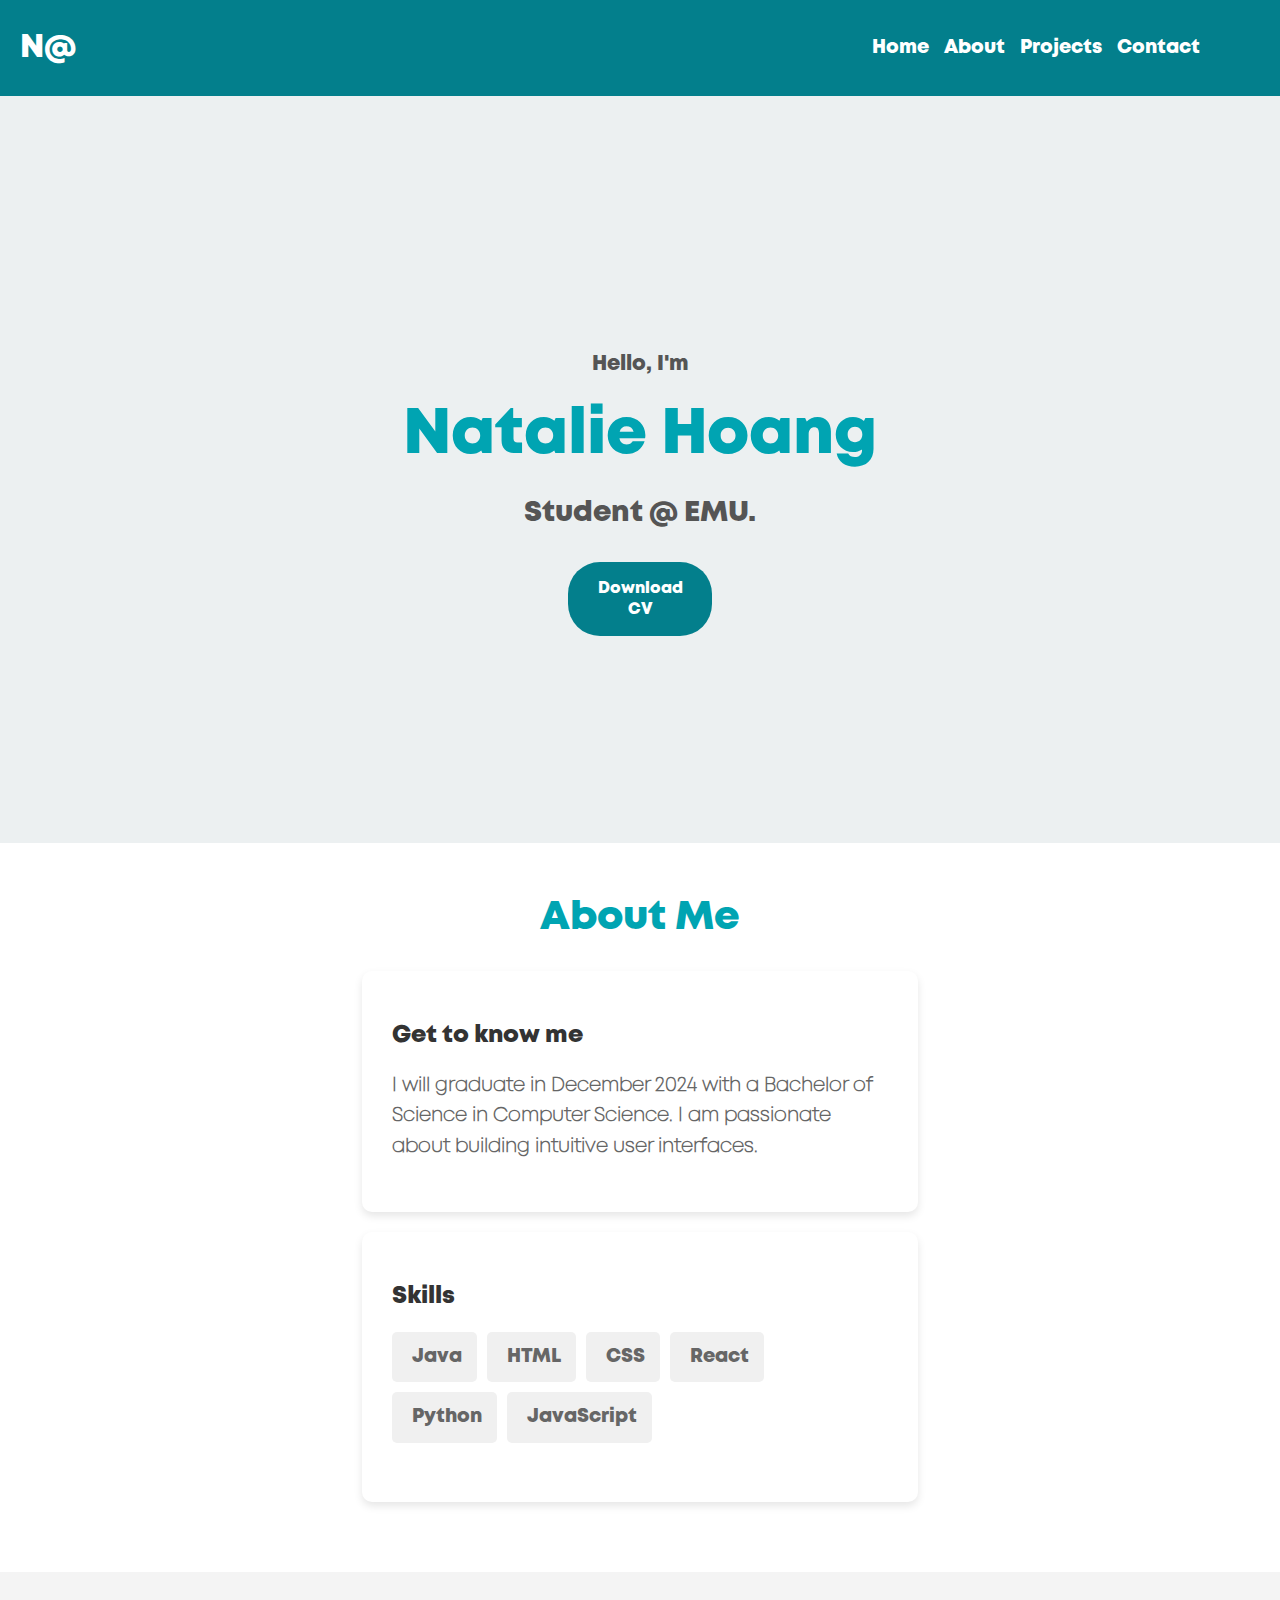
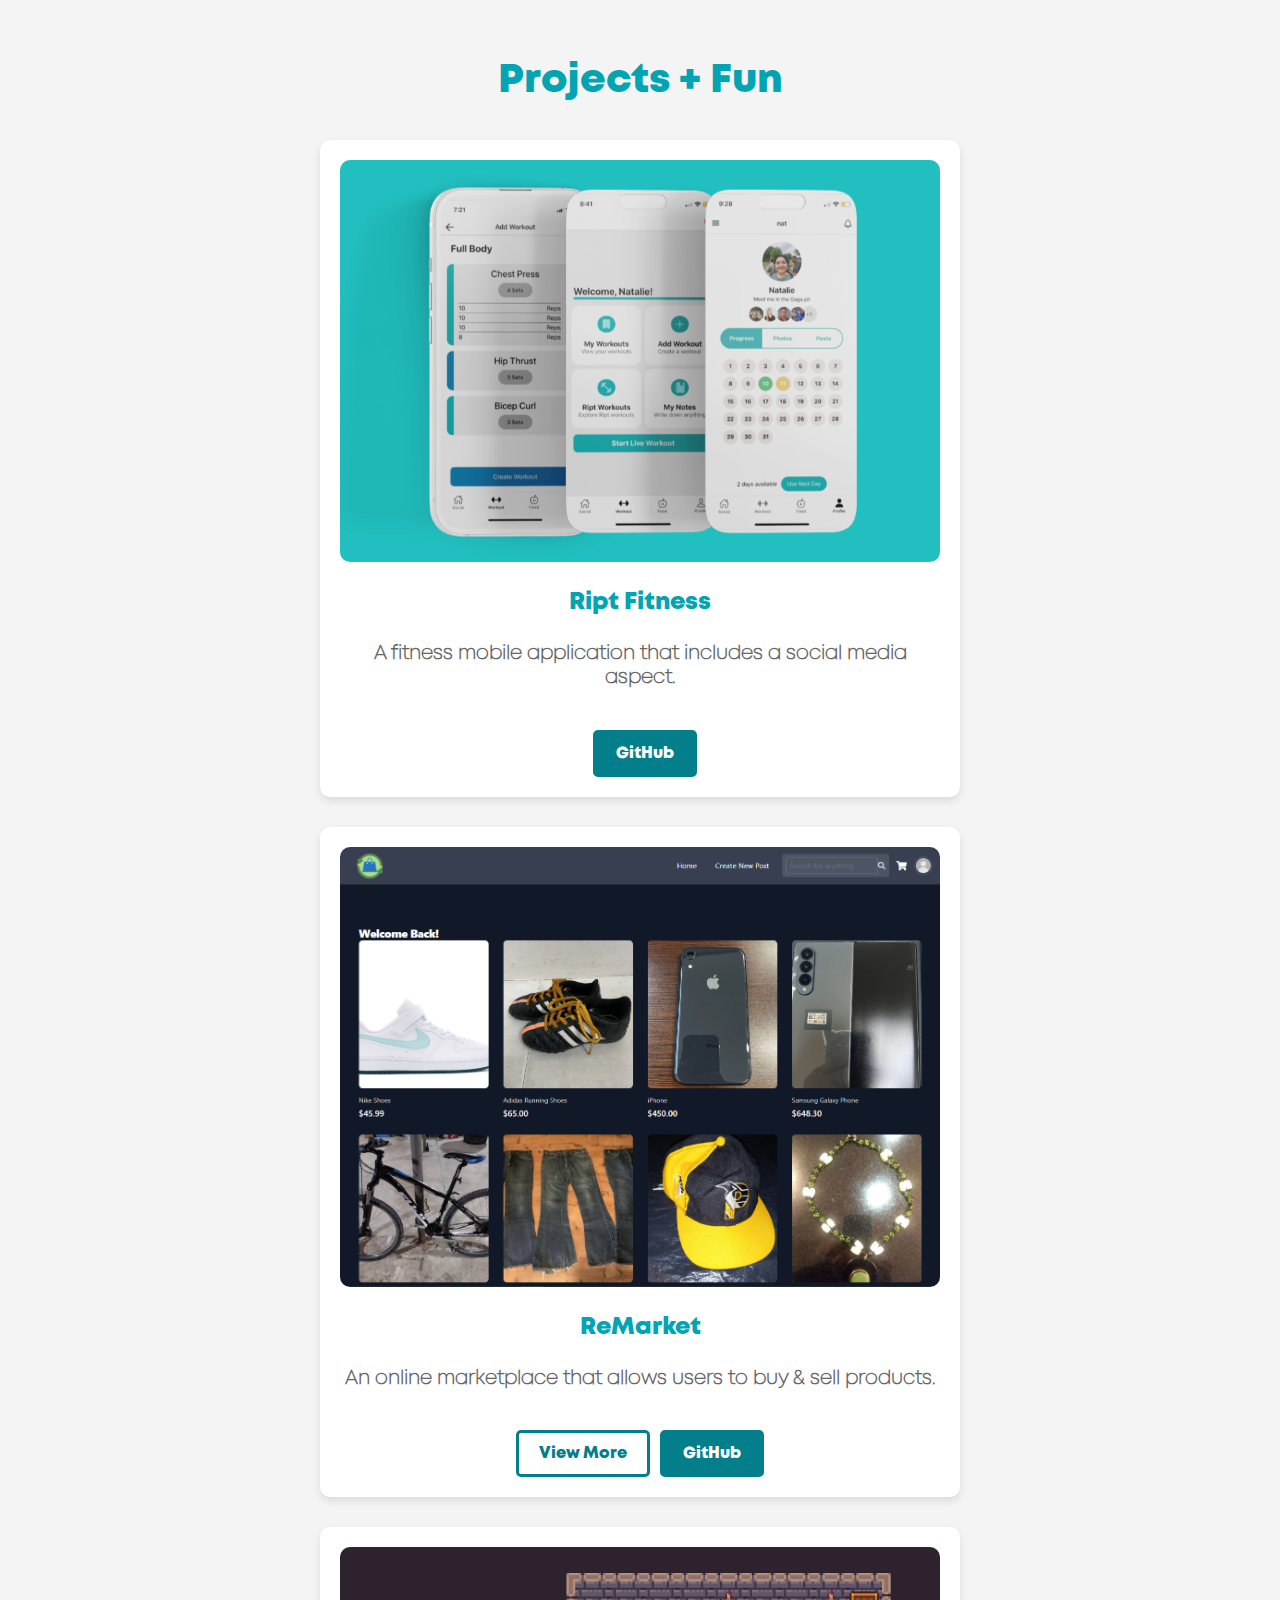
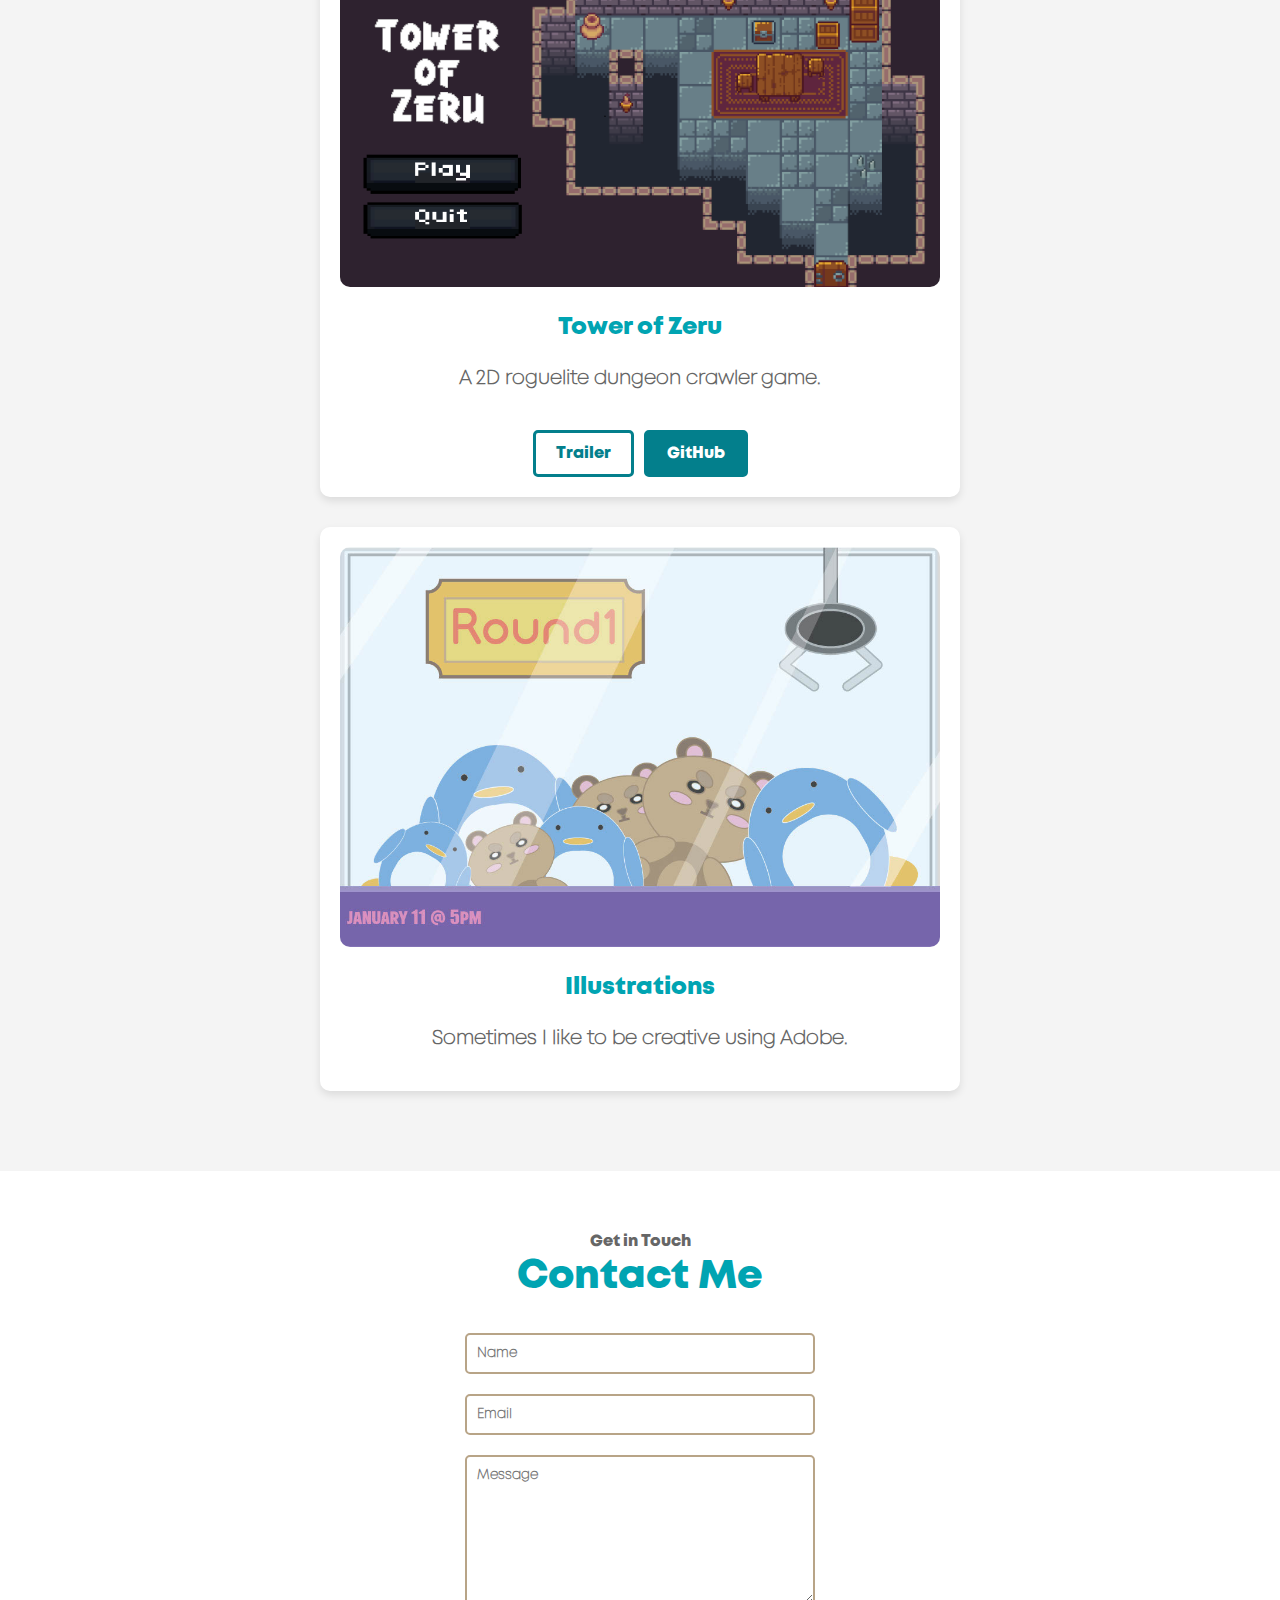
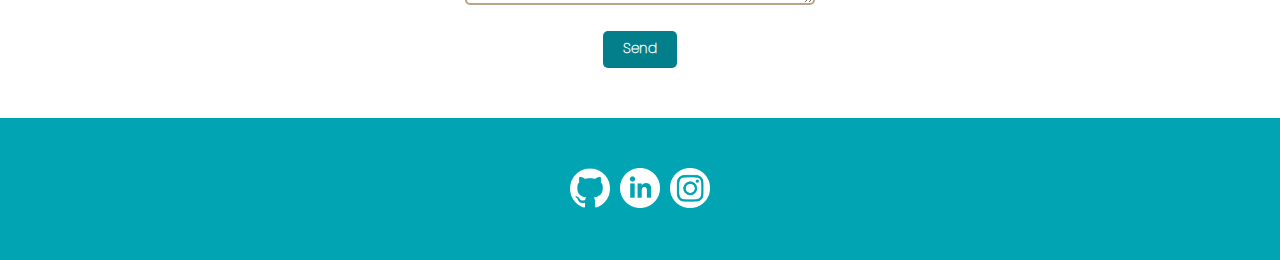
<file: friends.html>
<!-- old index.html -->
<!DOCTYPE html>
<html lang="en">
<head>
  <meta charset="UTF-8">
  <meta name="viewport" content="width=device-width, initial-scale=1.0">
  <link rel="stylesheet" href="https://cdnjs.cloudflare.com/ajax/libs/font-awesome/6.0.0/css/all.min.css">
  <title>Natalie Hoang</title>
  <link rel="stylesheet" href="styles.css">
  <link rel="stylesheet" href="mediaqueries.css">
  <link rel="icon" href="assets/images/MyFavicon.png" type="image/x-icon">
</head>
<body>
  <header>
    <nav id="navbar">
      <div class="logo">N@</div>
      <ul class="nav-links">
        <li><a href="#home">Home</a></li>
        <li><a href="#about">About</a></li>
        <li><a href="#projects">Projects</a></li>
        <li><a href="#contact">Contact</a></li>
        <!-- <li>
          <a href="friends.html">
            <i class="fa-solid fa-face-smile"></i>
          </a>
        </li> -->
      </ul>
    </nav>
    <nav id="mobile-nav">
      <div class="logo">N@</div>
      <div class="mobile-menu">
        <div class="mobile-icon" onclick="toggleMenu()">
          <span></span>
          <span></span>
          <span></span>
        </div>
        <div class="menu-links">
          <li><a href="#home" onclick="toggleMenu()">Home</a></li>
          <li><a href="#about" onclick="toggleMenu()">About</a></li>
          <li><a href="#projects" onclick="toggleMenu()">Projects</a></li>
          <li><a href="#contact" onclick="toggleMenu()">Contact</a></li>
        </div>
      </div>
    </nav>
    <script src="script.js"></script>
  </header>
  <div class="main-content">
    <section id="home" class="section-odd">
      <div class="intro">
        <p class="intro-text1">Hello, I'm</p>
        <h1>Natalie Hoang</h1>
        <p class="intro-text2">Student @ EMU.</p>
        <button class="btn-resume" onclick="window.open('./assets/NH_resume_1.pdf')">Download CV</button> 
      </div>
    </section>

    <section id="about" class="section-even">
      <div class="about-me">
        <!-- <p class="about-me-p">Get to Know More</p> -->
        <h1 class="about-header">About Me</h1>
      </div>

      <div class="summary">
        <h2>Get to know me</h2>
        <p>I will graduate in December 2024 with a Bachelor of Science in Computer Science. I am passionate about building intuitive user interfaces.</p>
      </div>
      <div class="skills">
        <h2>Skills</h2>
        <ul>
          <li>Java</li>
          <li>HTML</li>
          <li>CSS</li>
          <li>React</li>
          <li>Python</li>
          <li>JavaScript</li>
          
          <!-- Add more skills as needed -->
        </ul>
      </div>
    </section>

    <section id="projects" class="section-odd">
      <h2 class="projects-header">Projects + Fun</h2>
      <div class="project">
        <img src="assets/images/ript_screens.png" alt="Ript Fitness">
        <h3>Ript Fitness</h3>
        <p>A fitness mobile application that includes a social media aspect.</p>
        <div class="proj-btns">
          <div class="two-btns">
            <!-- <a class="learn-btn" href="#" target="_blank">View More</a> -->
          </div>
          <div class="two-btns">
            <a class="github-btn" href="https://github.com/COSC481W-2024Fall/Ript-Fitness" target="_blank">GitHub</a>
          </div>
        </div>
      </div>
      <div class="project">
        <img src="assets/images/remarket-sc1.png" alt="ReMarket">
        <h3>ReMarket</h3>
        <p>An online marketplace that allows users to buy & sell products.</p>
        <div class="proj-btns">
          <div class="two-btns">
            <a class="learn-btn" href="https://phi1ls.github.io/ReMarket-471-Project/" target="_blank">View More</a>
          </div>
          <div class="two-btns">
            <a class="github-btn" href="https://github.com/Phi1lS/ReMarket-471-Project" target="_blank">GitHub</a>
          </div>
        </div>
      </div>

      <div class="project">
        <img src="assets/images/TowerOfZeru.png" alt="Project 2">
        <h3>Tower of Zeru</h3>
        <p>A 2D roguelite dungeon crawler game.</p>
        <div class="proj-btns">
          <div class="two-btns">
            <a class="learn-btn" href="https://youtu.be/99QisaAzqo4" target="_blank">Trailer</a>
          </div>
          <div class="two-btns">
            <a class="github-btn" href="https://github.com/TFlinchu/Tower-of-Zeru" target="_blank">GitHub</a>
          </div>
        </div>
      </div>

      <div class="project">
        <img src="assets/images/postcard.jpg" alt="Postcard">
        <h3>Illustrations</h3>
        <p>Sometimes I like to be creative using Adobe.</p>
        <!-- <a class="learn-btn" href="#">More Soon</a> -->
      </div>
      
      <!-- Repeat similar structure for other projects -->
    </section>

    <section id="contact" class="section-even">
        <h1>Get in Touch</h1>
        <h2>Contact Me</h2>
        <form action="https://api.web3forms.com/submit" method="POST">
          <div>
            <input type="hidden" name="access_key" value="129933d1-fdb7-40c5-a85a-e9a05d40c093">
            <!-- <label for="name">Name:</label> -->
            <input type="text" id="name" name="name" placeholder="Name" class="contact-inputs" required>
          </div>
          <div>
            <!-- <label for="email">Email:</label> -->
            <input type="email" id="email" name="email" placeholder="Email" class="contact-inputs" required>
          </div>
          <div>
            <!-- <label for="message">Message:</label> -->
            <textarea id="message" name="message" rows="4" placeholder="Message" class="contact-inputs" required></textarea>
          </div>
          <button class="send-btn" type="submit">Send</button>
        </form>
      </section>
      
  </div>

  <footer class="footer">
    <ul class="social-links">
      <a href="https://github.com/hoangnatalie" target="_blank"> <img class="footer-icon" src="assets/images/github_icon2.png" alt="Github Icon"></a>
      <a href="https://www.linkedin.com/in/hoang-natalie" target="_blank"> <img class="footer-icon" src="assets/images/linkedin_icon.png" alt="Linkedin Icon"></a>
      <a href="https://www.instagram.com/_nataliehoang/" target="_blank"> <img class="footer-icon" src="assets/images/instagram_icon.png" alt="Instagram Icon"></a> 
      <!-- Add more social links/icons as needed -->
    </ul>
  </footer>
</body>
</html>
</file>
<file: styles.css>
@font-face {
    font-family: Mont;
    src: url(assets/fonts/Mont-HeavyDEMO.otf);
    /* font-family: Bold;
    src: url(assets/THE\ BOLD\ FONT\ -\ FREE\ VERSION\ -\ 2023.otf); */
}
@font-face {
    font-family: MontLight;
    src: url(assets/fonts/Mont-ExtraLightDEMO.otf);
    /* font-family: Bold;
    src: url(assets/THE\ BOLD\ FONT\ -\ FREE\ VERSION\ -\ 2023.otf); */
}

:root {
    --primary: #00A4B2;
    --secondary: #037F8C;
    --accent: #037F8C;
}

body{
    margin: 0;
    padding: 0;
    font-family: Mont;
}

header {
    width: 100%;
    position: sticky;
    overflow: visible;
}

/* Alternate background colors for sections */
.section-odd {
    background-color: #f4f4f4; 
}
.section-even {
    background-color: #fff; 
}

/* Styles for navbar */
nav {
    display: flex;
    justify-content: space-between;
    align-items: center;
    padding: 20px;
    background-color: var(--accent);
    color: #fff; 
    position: sticky;
    top: 0;
}

.logo {
    font-size: 2rem;
    color: #fff; 
    cursor: default;
}

.nav-links {
    list-style: none;
    display: flex;
    margin-right: 10px;
    align-items: center;
}

.nav-links li {
    margin-right: 15px;
}

.nav-links li:last-child {
    margin-right: 50px;
}

.nav-links li a {
    text-decoration: none;
    color: #fff;
    font-size: 1.2rem;
    transition: color 0.3s ease;
}

.nav-links li a:hover {
    color: #CACBD5; 
    /* text-decoration: underline; */
    text-decoration-color: #d95988;
    text-decoration-thickness: 2.5px;
    text-underline-offset: 10px;
}

/* Styles for mobile nav */
#mobile-nav {
    display: none;
}

.mobile-menu {
    position: relative;
    display: inline-block;
}

.mobile-icon {
    display: flex;
    flex-direction: column;
    justify-content: space-between;
    height: 24px;
    width: 30px;
    cursor: pointer;
}

.mobile-icon span {
    width: 100%;
    height: 3px;
    background-color: white;
    transition: all 0.3 ease-in-out;
}

.menu-links {
    position: absolute;
    top: 100%;
    right: 0;
    top: calc(100% + 30px);
    background-color: #ecf0f1;
    width: fit-content;
    max-height: 0;
    overflow: hidden;
    transition: max-height 0.3s ease, transform 0.3s ease;
}

.menu-links a {
    display: block;
    padding: 10px;
    text-align: center;
    font-size: 1.5rem;
    font-family: Mont;
    color: #32a690;
    text-decoration: none;
    transition: all 0.3 ease-in-out;
}

.menu-links li {
    list-style: none;
}

.menu-links.open {
    max-height: 300px;
}

.menu-links li a:active {
    background-color: white;
}

.mobile-icon.open span:first-child {
    transform: rotate(45deg) translate(10px, 5px);
}

.mobile-icon.open span:nth-child(2) {
    opacity: 0;
}

.mobile-icon.open span:last-child {
    transform: rotate(-45deg) translate(10px, -5px);
}

.mobile-icon span:first-child {
    transform: none;
}

.mobile-icon span:first-child {
    opacity: 1;
}

.mobile-icon span:first-child {
    transform: none;
}

/* Styles for home Section */
.intro {
    height: 75vh; 
    display: flex;
    flex-direction: column;
    justify-content: center; 
    align-items: center;
    background-color: #ecf0f1;
    padding-top: 40px; 
    padding-bottom: 40px; 
}

.intro h1 {
    font-size: 4rem; 
    color: var(--primary); 
    margin: 0;
    line-height: 1.2; 
    text-align: center;
}

.intro-text1 {
    font-size: 1.3rem; 
    color: #555; 
    margin-top: 40px;
    margin-bottom: 20px;
}

.intro-text2 {
    font-size: 1.8rem; 
    color: #555; 
    margin-top: 20px;
    margin-bottom: 20px;
}

.btn-resume {
    display: inline-block;
    padding: 1rem; 
    width: 9rem;
    background-color: var(--secondary);
    color: #fff;
    text-decoration: none;
    border: none;
    font-family: Mont;
    border-radius: 2rem; 
    margin-top: 10px;
    font-size: 1rem; 
    transition: background-color 0.3s ease;
}

.btn-resume:hover {
    background-color: #c54b78;
    cursor: pointer;
}

/* Styles for about section */
.about-me-p {
    font-size: 1rem;
    margin-bottom: 0px;
    color:#666;
}

.about-header {
    margin-top: 0px;
    font-size: 2.5rem;
    color: var(--primary);
}

.section-header {
    font-size: 3rem;
    margin-bottom: 30px;
}

/* Styles for about section */
#about {
    padding: 50px 20px;
    text-align: center;
    color: #333;
}

.summary,
.skills {
    width: 40%;
    margin: 10px  auto 20px;
    padding: 30px;
    border-radius: 10px;
    box-shadow: 0 4px 8px rgba(0, 0, 0, 0.1);
    text-align: left; 
}

.summary h3,
.skills h3 {
    font-size: 1.8rem;
    margin-bottom: 20px;
}

.summary p, .project p {
    font-family: MontLight;
    font-weight: bolder;
}

.summary p,
.skills ul {
    line-height: 1.6;
}

.summary p,
.skills ul, .project p {
    font-size: 1.2rem;
    color: #666;
}

.skills ul {
    list-style-type: none;
    padding-left: 0;
    display: flex;
    flex-wrap: wrap;
}

.skills ul li {
    margin-right: 10px;
    margin-bottom: 10px;
    padding: 10px 15px;
    background-color: #f0f0f0;
    border-radius: 5px;
}

.skills ul li:before {
    content: "";
    margin-right: 5px;
    color: #007bff;
}

/* Styles for projects section */
#projects {
    padding: 50px 20px;
    text-align: center;
}

.project {
    width: 600px;
    margin: 30px auto;
    padding: 20px;
    background-color: #fff;
    border-radius: 10px;
    box-shadow: 0 4px 8px rgba(0, 0, 0, 0.1);
    transition: transform 0.3s ease;
}

.projects-header {
    font-size: 2.5rem;
    color: var(--primary);
}

.project:hover {
    transform: translateY(-5px);
}
.project img {
    max-width: 100%;
    height: auto;
    border-radius: 10px;
}

.project h3 {
    margin-top: 20px;
    font-size: 1.5rem;
    color: var(--primary); 
}

.project p {
    margin-top: 10px; 
}

.learn-btn {
    display: inline-block;
    padding: 10px 20px;
    background-color: #fff;
    color: var(--secondary);
    border-style: solid;
    border-color: var(--secondary);
    text-decoration: none;
    border-radius: 5px;
    margin-top: 20px;
    transition: background-color 0.3s ease;
}

.learn-btn:hover {
    background-color: var(--secondary);
    color: #fff;
}

.github-btn {
    display: inline-block;
    padding: 10px 20px;
    background-color: var(--secondary);
    color: #fff;
    border-style: solid;
    border-color: var(--secondary);
    text-decoration: none;
    border-radius: 5px;
    margin-top: 20px;
    transition: 0.2s ease;
}

.footer-icon:hover, 
.github-btn:hover {
    opacity: 0.75;
}



.proj-btns {
    display: flex;
    justify-content: center;
}

.two-btns {
    padding-left: 5px;
    padding-right: 5px;
}


/* Styles for contact section */
#contact {
    padding: 50px 20px;
    text-align: center;
}

#contact h1 {
    font-size: 1rem;
    margin-bottom: 0px;
    color: #666;
}

#contact h2 {
    font-size: 2.5rem;
    margin-top: 0px;
    margin-bottom: 30px;
    color: var(--primary); 
}

#contact form {
    max-width: 350px;
    margin: 0 auto;
}

#contact form div {
    margin-bottom: 20px;
}

#contact form label {
    display: block;
    font-size: 1.2rem;
    margin-bottom: 5px;
    color: #333; 
}

#contact form input[type="text"],
#contact form input[type="email"],
#contact form textarea {
    box-sizing: border-box;
    font-family: MontLight;
    font-weight: bold;
    width: 100%;
    padding: 10px;
    border: 2px solid #b8a487; /* Light gray border */
    border-radius: 5px;
    transition: border-color 0.3s ease;
    outline: none;
}

#contact form input[type="text"]:focus,
#contact form input[type="email"]:focus,
#contact form textarea:focus {
    border: 2px solid #937a62;
}

#contact form textarea {
    height: 150px; /* Adjust as needed */
}

.send-btn {
    font-family: MontLight;
    font-weight: bold;
    padding: 10px 20px;
    background-color: var(--secondary);
    color: white;
    border: none;
    border-radius: 5px;
    cursor: pointer;
    transition: background-color 0.3s ease;
    
}

.send-btn:hover {
    background-color: #046772;
}

/* Styles for footer */
footer {
    background-color: var(--primary); 
    color: #fff; /* White text color */
    padding: 30px 20px; /* Increased padding for better spacing */
    text-align: center; /* Center align text */
}

.social-links {
    list-style: none;
    display: flex;
    justify-content: center; /* Center align social links horizontally */
    margin-top: 20px; /* Added margin top for better spacing */
    padding: 0;
}

.footer-icon {
    width: 40px;
    cursor: pointer;
    margin-left: 5px;
    margin-right: 5px;
    transition: 0.3s ease;
}
</file>
<file: mediaqueries.css>
/* If the screen size is 1400px wide or less */
@media screen and (max-width: 1400px) {
  #home {
    height: 83vh;
    margin-bottom: 6 rem;
  }

  #about {
    flex-wrap: wrap;
  }  
}

/* If the screen size is 1200px wide or less */
@media screen and (max-width: 1200px) {
  #navbar {
    display: none;
  }
  #mobile-nav {
    display: flex;
  }

  .summary, .skills, .project {
    margin-top: 2rem;
    width: auto;
  }

  #about {
    height: fit-content;
  }

}

@media screen and (max-width: 600px) {
  #contact, footer {
    /* height: -5vh; */
    height: fit-content;
  }

  .menu-links a {
    font-size: 1.25rem;
  }

  .logo, .intro-text2 {
    font-size: 1.5rem;
  }

  .intro h1 {
    font-size: 3rem;
  }

  .summary p, .skills ul, .project p {
    font-size: 1rem;
  }

  .project h3 {
    font-size: 1.75rem;
  }

  #contact form {
    width: 90%;
  }

  .footer-icon {
    width: 50px;
  }
}
</file>
